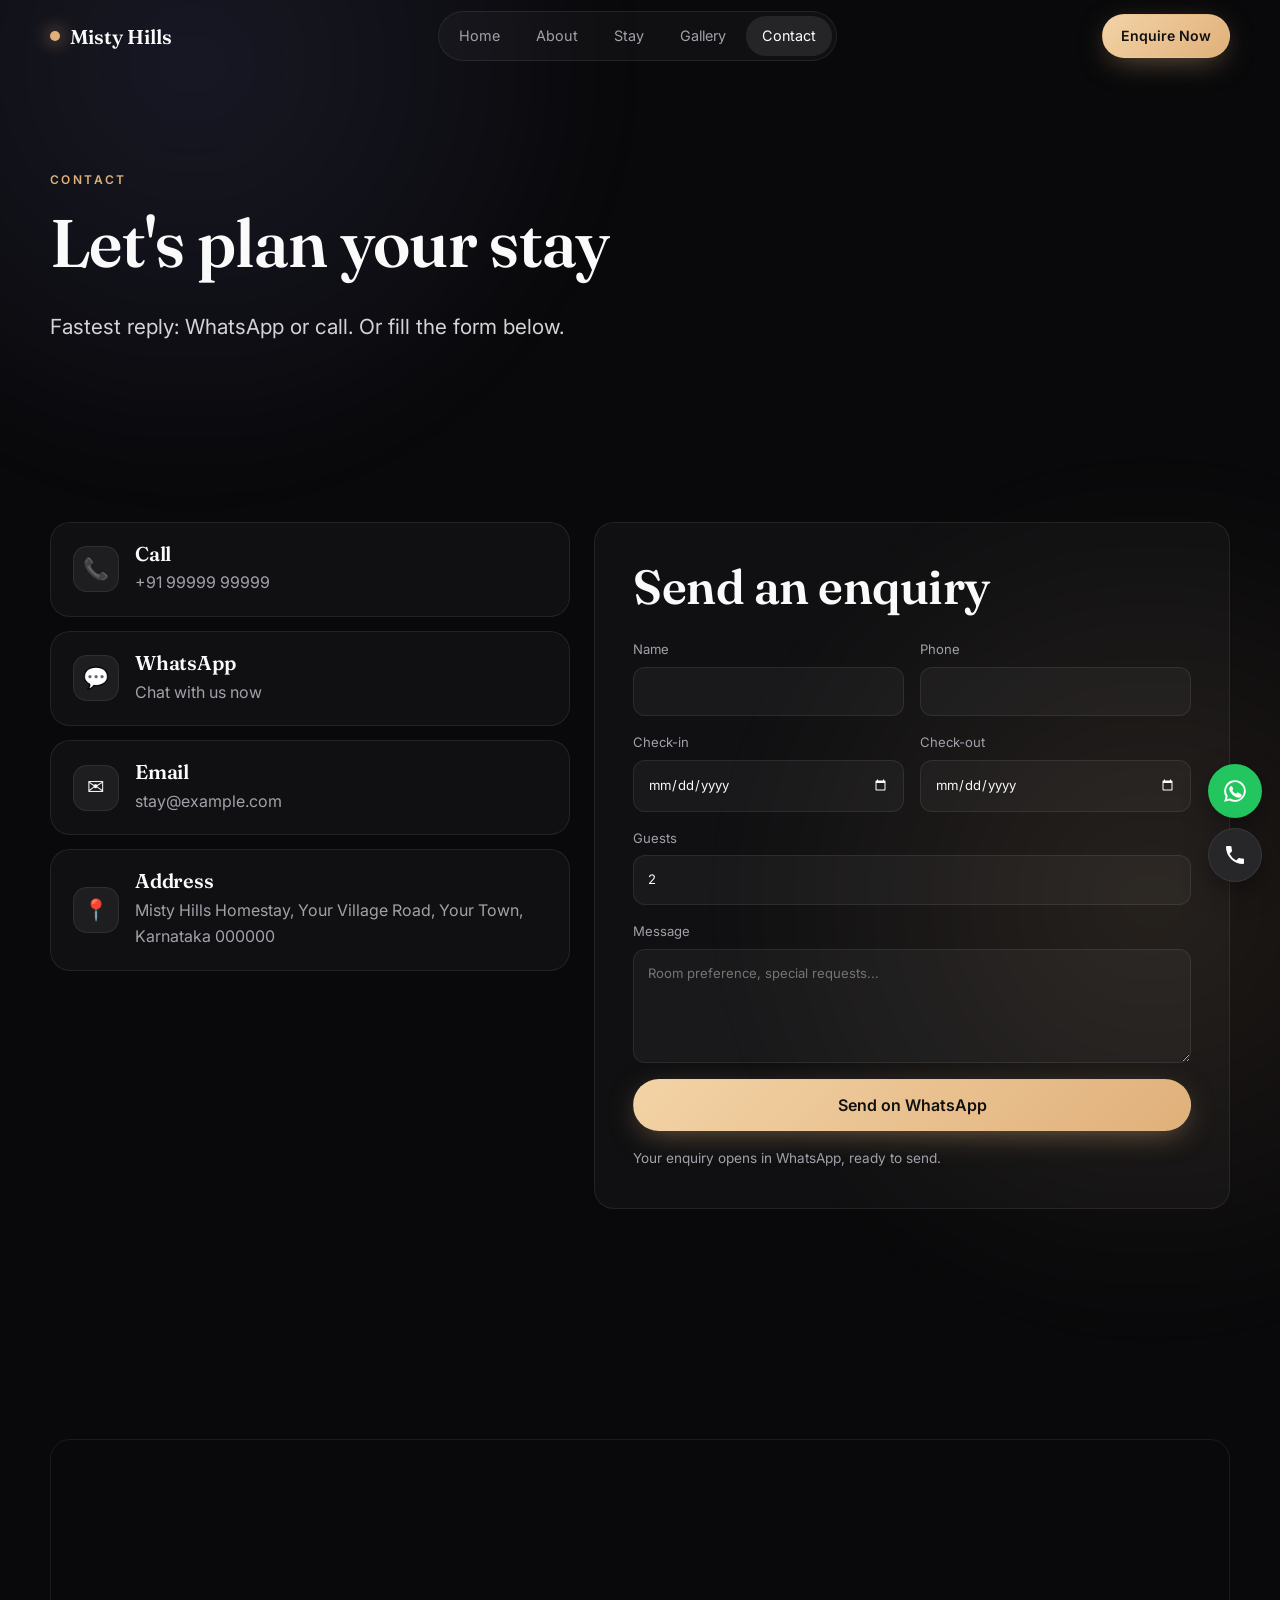
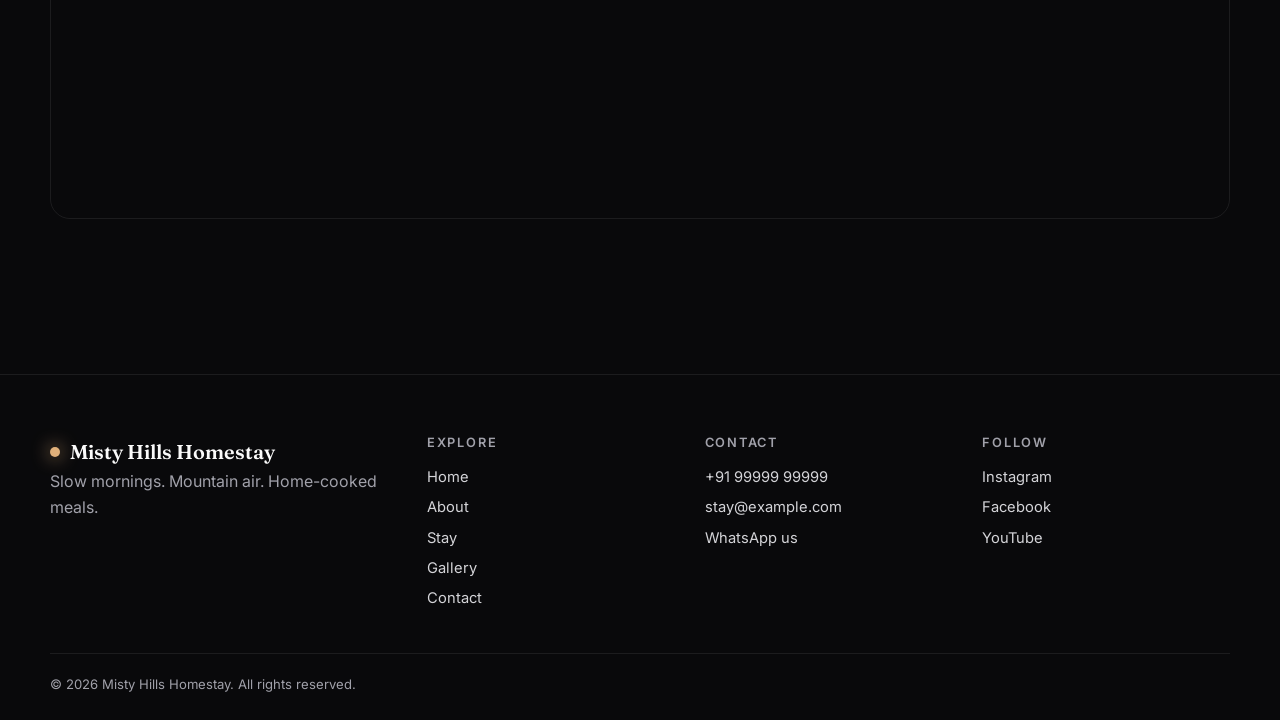
<file: site/contact.html>
<!doctype html>
<html lang="en" class="no-js">
<head>
<meta charset="utf-8">
<meta name="viewport" content="width=device-width, initial-scale=1">
<title>Contact &amp; Enquiry | Misty Hills Homestay</title>
<meta name="description" content="Call, WhatsApp or send an enquiry to Misty Hills Homestay.">
<meta name="theme-color" content="#09090b">
<link rel="canonical" href="https://www.example.com/contact.html">
<meta property="og:type" content="website">
<meta property="og:title" content="Contact &amp; Enquiry | Misty Hills Homestay">
<meta property="og:description" content="Call, WhatsApp or send an enquiry to Misty Hills Homestay.">
<meta property="og:image" content="https://www.example.com/images/hero.jpg">
<link rel="preconnect" href="https://fonts.googleapis.com">
<link rel="preconnect" href="https://fonts.gstatic.com" crossorigin>
<link href="https://fonts.googleapis.com/css2?family=Fraunces:opsz,wght@9..144,400;9..144,600&family=Inter:wght@400;500;600&display=swap" rel="stylesheet">
<link rel="stylesheet" href="css/style.css">
<script>document.documentElement.className='js'</script>

</head>
<body>
<a class="skip" href="#main">Skip to content</a>
<div class="progress" aria-hidden="true"></div>
<div class="glow glow-a" aria-hidden="true"></div>
<div class="glow glow-b" aria-hidden="true"></div>
<header class="site-header">
  <div class="container bar">
    <a class="brand" href="index.html" aria-label="Misty Hills Homestay home"><span class="dot"></span>Misty Hills</a>
    <nav class="nav" id="nav" aria-label="Main"><span class="pill" aria-hidden="true"></span><a href="index.html">Home</a><a href="about.html">About</a><a href="rooms.html">Stay</a><a href="gallery.html">Gallery</a><a href="contact.html" class="active" aria-current="page">Contact</a></nav>
    <a class="btn btn-sm magnetic hide-sm" href="contact.html">Enquire Now</a>
    <button class="burger" aria-label="Open menu" aria-expanded="false" aria-controls="nav"><i></i><i></i></button>
  </div>
</header>
<main id="main">
<section class="page-hero"><div class="container">
  <p class="eyebrow reveal">Contact</p><h1><span class="w"><span style="--i:0">Let&#x27;s</span></span> <span class="w"><span style="--i:1">plan</span></span> <span class="w"><span style="--i:2">your</span></span> <span class="w"><span style="--i:3">stay</span></span></h1>
  <p class="lead reveal">Fastest reply: WhatsApp or call. Or fill the form below.</p></div></section>

<section class="section"><div class="container contact-grid">
  <div class="info">
    <a class="card spot info-card reveal" href="tel:+919999999999"><span class="ico">📞</span><div><h3>Call</h3><p class="muted">+91 99999 99999</p></div></a>
    <a class="card spot info-card reveal" href="https://wa.me/919999999999?text=Hello%20Misty%20Hills%20Homestay%2C%20I%20would%20like%20to%20know%20more%20about%20staying%20with%20you." target="_blank" rel="noopener"><span class="ico">💬</span><div><h3>WhatsApp</h3><p class="muted">Chat with us now</p></div></a>
    <a class="card spot info-card reveal" href="mailto:stay@example.com"><span class="ico">✉️</span><div><h3>Email</h3><p class="muted">stay@example.com</p></div></a>
    <div class="card spot info-card reveal"><span class="ico">📍</span><div><h3>Address</h3><p class="muted">Misty Hills Homestay, Your Village Road, Your Town, Karnataka 000000</p></div></div>
  </div>

  <form class="card form reveal" id="enquiry" novalidate>
    <h2>Send an enquiry</h2>
    <div class="row">
      <label>Name<input name="name" required autocomplete="name"></label>
      <label>Phone<input name="phone" type="tel" required autocomplete="tel"></label>
    </div>
    <div class="row">
      <label>Check-in<input name="checkin" type="date" required></label>
      <label>Check-out<input name="checkout" type="date" required></label>
    </div>
    <label>Guests<input name="guests" type="number" min="1" max="30" value="2" required></label>
    <label>Message<textarea name="message" rows="4" placeholder="Room preference, special requests..."></textarea></label>
    <button class="btn btn-lg magnetic" type="submit">Send on WhatsApp</button>
    <p class="note" id="form-note" role="status">Your enquiry opens in WhatsApp, ready to send.</p>
  </form>
</div></section>

<section class="section"><div class="container reveal">
  <div class="map"><iframe title="Map showing Misty Hills Homestay" loading="lazy" referrerpolicy="no-referrer-when-downgrade"
    src="https://www.google.com/maps?q=Misty%20Hills%20Homestay%2C%20Your%20Village%20Road%2C%20Your%20Town%2C%20Karnataka%20000000&output=embed"></iframe></div>
</div></section>
<script>window.WA_NUMBER="919999999999";window.PROP_NAME="Misty Hills Homestay";</script>
</main>
<footer class="footer">
  <div class="container foot-grid">
    <div>
      <a class="brand" href="index.html"><span class="dot"></span>Misty Hills Homestay</a>
      <p class="muted">Slow mornings. Mountain air. Home-cooked meals.</p>
    </div>
    <div>
      <h4>Explore</h4>
      <a href="index.html">Home</a><a href="about.html">About</a><a href="rooms.html">Stay</a><a href="gallery.html">Gallery</a><a href="contact.html">Contact</a>
    </div>
    <div>
      <h4>Contact</h4>
      <a href="tel:+919999999999">+91 99999 99999</a>
      <a href="mailto:stay@example.com">stay@example.com</a>
      <a href="https://wa.me/919999999999?text=Hello%20Misty%20Hills%20Homestay%2C%20I%20would%20like%20to%20know%20more%20about%20staying%20with%20you." target="_blank" rel="noopener">WhatsApp us</a>
    </div>
    <div>
      <h4>Follow</h4>
      <a href="https://instagram.com/yourproperty" target="_blank" rel="noopener">Instagram</a>
      <a href="https://facebook.com/yourproperty" target="_blank" rel="noopener">Facebook</a>
      <a href="https://youtube.com/@yourproperty" target="_blank" rel="noopener">YouTube</a>
    </div>
  </div>
  <div class="container foot-bottom">
    <span>© <span id="year">2026</span> Misty Hills Homestay. All rights reserved.</span>
    <!-- Add Privacy / Terms links here if the client supplies them -->
  </div>
</footer>

<div class="fab" aria-label="Quick contact">
  <a class="fab-wa" href="https://wa.me/919999999999?text=Hello%20Misty%20Hills%20Homestay%2C%20I%20would%20like%20to%20know%20more%20about%20staying%20with%20you." target="_blank" rel="noopener" aria-label="Chat on WhatsApp">
    <svg viewBox="0 0 24 24" width="26" height="26" fill="currentColor" aria-hidden="true"><path d="M12 2a10 10 0 0 0-8.6 15.1L2 22l5-1.3A10 10 0 1 0 12 2zm0 18.2c-1.5 0-3-.4-4.200-1.200l-.3-.2-3 .8.8-2.900-.2-.3A8.200 8.200 0 1 1 12 20.200zm4.500-6.100c-.2-.1-1.500-.7-1.700-.8-.2-.1-.4-.1-.6.1l-.8 1c-.1.200-.3.200-.5.100-1.500-.7-2.500-1.300-3.400-2.900-.3-.4.300-.4.800-1.300.1-.2 0-.3 0-.5l-.8-1.800c-.2-.5-.4-.4-.6-.4h-.5c-.2 0-.5.100-.7.300-.2.300-1 1-1 2.400s1 2.700 1.200 2.900c.1.200 2 3.100 4.800 4.300 1.800.7 2.500.8 3.400.7.500-.1 1.700-.7 1.900-1.400.2-.6.200-1.200.2-1.300-.1-.1-.3-.2-.6-.3z"/></svg>
  </a>
  <a class="fab-call" href="tel:+919999999999" aria-label="Call us">
    <svg viewBox="0 0 24 24" width="24" height="24" fill="currentColor" aria-hidden="true"><path d="M6.6 10.800a15.100 15.100 0 0 0 6.600 6.600l2.200-2.200a1 1 0 0 1 1-.25c1.100.37 2.300.57 3.600.57a1 1 0 0 1 1 1V20a1 1 0 0 1-1 1A17 17 0 0 1 3 4a1 1 0 0 1 1-1h3.500a1 1 0 0 1 1 1c0 1.300.2 2.500.57 3.600a1 1 0 0 1-.25 1z"/></svg>
  </a>
</div>
<script src="js/main.js" defer></script>
</body>
</html>
</file>
<file: site/css/style.css>
/* ===== Theme (deep slate-black, ambient glows, hairline borders) ===== */
:root{
  --bg:#09090b; --fg:#fafafa; --muted:#a1a1aa; --line:rgba(255,255,255,.08);
  --card:rgba(255,255,255,.03); --accent:#e0b07a; --accent2:#7877c6;
  --spring:cubic-bezier(.34,1.45,.64,1);
  --r:20px;
}
*{box-sizing:border-box;margin:0;padding:0}
html{scroll-behavior:smooth}
body{background:var(--bg);color:var(--fg);font:400 16px/1.65 Inter,system-ui,sans-serif;-webkit-font-smoothing:antialiased;overflow-x:hidden}
img{max-width:100%;display:block}
a{color:inherit;text-decoration:none}
h1,h2,h3,h4{font-family:Fraunces,Georgia,serif;font-weight:600;line-height:1.1;letter-spacing:-.01em}
h1{font-size:clamp(2.4rem,7vw,5.2rem)}
h2{font-size:clamp(1.8rem,4vw,3rem);margin-bottom:.6rem}
h3{font-size:1.25rem;margin-bottom:.3rem}
.muted{color:var(--muted)}
.container{width:min(1180px,100% - 40px);margin-inline:auto}
.center{text-align:center;margin-top:2rem}
:focus-visible{outline:2px solid var(--accent);outline-offset:3px;border-radius:6px}
.skip{position:absolute;left:-999px;top:8px;background:var(--accent);color:#000;padding:8px 14px;border-radius:8px;z-index:200}
.skip:focus{left:8px}

/* ambient glows */
.glow{position:fixed;width:70vmax;height:70vmax;border-radius:50%;pointer-events:none;z-index:-1;filter:blur(20px)}
.glow-a{top:-30vmax;left:-20vmax;background:radial-gradient(circle at center,rgba(120,119,198,.14) 0%,transparent 70%);animation:drift 22s ease-in-out infinite alternate}
.glow-b{bottom:-35vmax;right:-25vmax;background:radial-gradient(circle at center,rgba(224,176,122,.10) 0%,transparent 70%);animation:drift 28s ease-in-out infinite alternate-reverse}
@keyframes drift{to{transform:translate(6vmax,4vmax) scale(1.1)}}
.progress{position:fixed;top:0;left:0;height:2px;width:100%;transform-origin:0 50%;transform:scaleX(0);background:linear-gradient(90deg,var(--accent2),var(--accent));z-index:120}

/* ===== Header / nav with sliding pill ===== */
.site-header{position:fixed;inset:0 0 auto 0;z-index:100;transition:background .4s,border-color .4s,backdrop-filter .4s;border-bottom:1px solid transparent}
.site-header.scrolled{background:rgba(9,9,11,.72);backdrop-filter:blur(14px);border-color:var(--line)}
.bar{display:flex;align-items:center;justify-content:space-between;gap:16px;height:72px}
.brand{font-family:Fraunces,serif;font-weight:600;font-size:1.25rem;display:flex;align-items:center;gap:10px}
.brand .dot{width:10px;height:10px;border-radius:50%;background:var(--accent);box-shadow:0 0 18px var(--accent)}
.nav{position:relative;display:flex;gap:4px;padding:4px;border:1px solid var(--line);border-radius:999px;background:rgba(255,255,255,.03)}
.nav a{position:relative;z-index:1;padding:8px 16px;border-radius:999px;font-size:.9rem;color:var(--muted);transition:color .25s}
.nav a:hover,.nav a.active{color:var(--fg)}
.pill{position:absolute;top:4px;left:0;height:calc(100% - 8px);width:0;border-radius:999px;background:rgba(255,255,255,.09);transition:transform .5s var(--spring),width .5s var(--spring),opacity .3s;opacity:0}
.burger{display:none;width:44px;height:44px;border:1px solid var(--line);border-radius:12px;background:var(--card);cursor:pointer;position:relative}
.burger i{position:absolute;left:12px;right:12px;height:2px;background:var(--fg);transition:transform .35s var(--spring)}
.burger i:first-child{top:16px}.burger i:last-child{top:25px}
.burger[aria-expanded=true] i:first-child{transform:translateY(4.5px) rotate(45deg)}
.burger[aria-expanded=true] i:last-child{transform:translateY(-4.5px) rotate(-45deg)}

/* ===== Buttons (hover scale 1.02, tap 0.98) ===== */
.btn{display:inline-flex;align-items:center;justify-content:center;gap:8px;padding:12px 22px;border-radius:999px;font-weight:600;font-size:.95rem;color:#111;background:linear-gradient(135deg,#f3d3a6,var(--accent));border:1px solid transparent;cursor:pointer;transition:transform .35s var(--spring),box-shadow .3s,background .3s;box-shadow:0 8px 30px -8px rgba(224,176,122,.5);font-family:inherit}
.btn:hover{transform:scale(1.02);box-shadow:0 12px 40px -8px rgba(224,176,122,.65)}
.btn:active{transform:scale(.98)}
.btn-ghost{background:rgba(255,255,255,.04);color:var(--fg);border-color:var(--line);box-shadow:none}
.btn-ghost:hover{background:rgba(255,255,255,.09);box-shadow:none}
.btn-sm{padding:9px 18px;font-size:.88rem}.btn-lg{padding:15px 30px;font-size:1rem}
.link{color:var(--accent);font-weight:500;display:inline-block;margin-top:1rem;transition:transform .3s var(--spring)}
.link:hover{transform:translateX(4px)}

/* ===== Photo slots: real photo over gradient fallback ===== */
.photo{background-image:var(--img,none),var(--g);background-size:cover;background-position:center;background-color:#18181b}
.g0{--g:linear-gradient(160deg,#1f2a3a,#2c1f3d 50%,#3b2a1e)}
.g1{--g:linear-gradient(135deg,#1e3a34,#0f1f2e)}
.g2{--g:linear-gradient(135deg,#3a2a1e,#1a1a2e)}
.g3{--g:linear-gradient(135deg,#2b2447,#12212e)}
.g4{--g:linear-gradient(135deg,#1f3a2a,#2a2214)}
.g5{--g:linear-gradient(135deg,#3a1f2b,#161d33)}
.g6{--g:linear-gradient(135deg,#143a3a,#2a2a14)}

/* ===== Hero ===== */
.hero{position:relative;min-height:100svh;display:flex;align-items:flex-end;overflow:hidden}
.hero-bg{position:absolute;inset:-6% 0;will-change:transform}
.hero-shade{position:absolute;inset:0;background:linear-gradient(180deg,rgba(9,9,11,.55) 0%,rgba(9,9,11,.25) 40%,var(--bg) 100%),radial-gradient(circle at 20% 30%,rgba(120,119,198,.18),transparent 60%)}
.hero-inner{position:relative;padding:140px 0 110px;max-width:900px;margin-left:max(20px,calc((100% - 1180px)/2))}
.eyebrow{text-transform:uppercase;letter-spacing:.2em;font-size:.75rem;color:var(--accent);margin-bottom:1rem;font-weight:600}
.lead{font-size:clamp(1.05rem,2vw,1.3rem);color:#d4d4d8;max-width:620px;margin:1.4rem 0 2rem}
.cta-row{display:flex;flex-wrap:wrap;gap:12px}.center-row{justify-content:center}
.scroll-cue{position:absolute;bottom:26px;left:50%;width:26px;height:42px;border:1.5px solid rgba(255,255,255,.35);border-radius:14px;transform:translateX(-50%)}
.scroll-cue span{position:absolute;left:50%;top:8px;width:3px;height:8px;margin-left:-1.5px;border-radius:2px;background:#fff;animation:cue 1.8s infinite}
@keyframes cue{0%{opacity:0;transform:translateY(0)}30%{opacity:1}100%{opacity:0;transform:translateY(14px)}}

/* split-second word rise */
.w{display:inline-block;overflow:hidden;vertical-align:top;padding-bottom:.12em}
.js .w>span{display:inline-block;transform:translateY(110%);opacity:0;animation:rise .9s var(--spring) forwards;animation-delay:calc(var(--i)*.07s + .15s)}
@keyframes rise{to{transform:none;opacity:1}}

/* ===== Sections / reveal ===== */
.section{padding:clamp(60px,9vw,120px) 0;position:relative}
.sec-head{max-width:640px;margin-bottom:2.4rem}
.split{display:grid;grid-template-columns:1fr 1fr;gap:clamp(30px,6vw,80px);align-items:center}
.js .reveal{opacity:0;transform:translateY(32px) scale(.985);transition:opacity .8s ease,transform .9s var(--spring)}
.js .reveal.in{opacity:1;transform:none}

/* cards + cursor spotlight */
.card{position:relative;background:var(--card);border:1px solid var(--line);border-radius:var(--r);overflow:hidden;transition:transform .45s var(--spring),border-color .3s,box-shadow .4s}
.card::before{content:"";position:absolute;inset:0;pointer-events:none;opacity:0;transition:opacity .35s;background:radial-gradient(420px circle at var(--mx,50%) var(--my,50%),rgba(224,176,122,.13),transparent 60%)}
.card:hover{transform:translateY(-4px);border-color:rgba(255,255,255,.16);box-shadow:0 20px 60px -20px rgba(224,176,122,.25)}
.card:hover::before{opacity:1}

.stats{display:grid;grid-template-columns:1fr 1fr;gap:14px}
.stats .card{padding:26px 20px;text-align:center}
.stats b{display:block;font:600 2.4rem Fraunces,serif;color:var(--accent)}
.stats span{color:var(--muted);font-size:.85rem}

/* bento grid */
.bento{display:grid;grid-template-columns:repeat(4,1fr);gap:16px}
.bento.three{grid-template-columns:repeat(3,1fr)}
.bento-item{padding:28px;min-height:200px;display:flex;flex-direction:column;justify-content:flex-end}
.bento-item.span2{grid-column:span 2}
.ico{display:grid;place-items:center;width:46px;height:46px;border-radius:14px;background:rgba(255,255,255,.06);border:1px solid var(--line);font-size:1.3rem;margin-bottom:auto}
.bento-item .ico{margin-bottom:34px}

/* rooms */
.rooms-grid{display:grid;grid-template-columns:repeat(3,1fr);gap:20px}
.room{display:flex;flex-direction:column}
.room-img{aspect-ratio:4/3;transition:transform .8s ease}
.room:hover .room-img{transform:scale(1.05)}
.room{overflow:hidden}
.room-body{padding:24px;display:flex;flex-direction:column;gap:12px;flex:1;position:relative;background:var(--bg)}
.facts{display:flex;gap:22px}
.facts dt{font-size:.7rem;text-transform:uppercase;letter-spacing:.1em;color:var(--muted)}
.facts dd{font-size:.9rem}
.chips{list-style:none;display:flex;flex-wrap:wrap;gap:6px}
.chips li{font-size:.76rem;padding:4px 11px;border:1px solid var(--line);border-radius:999px;color:#d4d4d8;background:rgba(255,255,255,.03)}
.room-foot{display:flex;align-items:center;justify-content:space-between;margin-top:auto;padding-top:10px}
.price{font:600 1.15rem Fraunces,serif;color:var(--accent)}
.note{color:var(--muted);font-size:.85rem;margin-top:1.6rem;text-align:center}

/* mosaic + gallery */
.mosaic{display:grid;grid-template-columns:repeat(4,1fr);grid-auto-rows:190px;gap:14px}
.mosaic .photo{border-radius:var(--r);border:1px solid var(--line)}
.m1{grid-column:span 2;grid-row:span 2}.m4{grid-row:span 2}
.zoom{overflow:hidden;cursor:zoom-in;transition:transform .5s var(--spring),opacity .8s,filter .4s}
.zoom:hover{filter:brightness(1.15);transform:scale(1.015)!important}
.gallery{columns:3;column-gap:14px}
.gal{display:block;width:100%;aspect-ratio:4/3;margin-bottom:14px;border-radius:var(--r);border:1px solid var(--line);break-inside:avoid}
.gal.gt{aspect-ratio:3/4}
.tall{aspect-ratio:4/5;border-radius:var(--r);border:1px solid var(--line)}
.lightbox{position:fixed;inset:0;z-index:300;background:rgba(9,9,11,.92);backdrop-filter:blur(10px);display:grid;place-items:center;padding:24px}
.lightbox[hidden]{display:none}
.lb-img{width:min(1000px,100%);aspect-ratio:3/2;border-radius:var(--r);border:1px solid var(--line);animation:pop .5s var(--spring)}
@keyframes pop{from{transform:scale(.9);opacity:0}}
.lb-close{position:absolute;top:18px;right:22px;width:46px;height:46px;border-radius:50%;border:1px solid var(--line);background:var(--card);color:#fff;font-size:1.6rem;cursor:pointer}

/* reviews */
.reviews{display:grid;grid-template-columns:repeat(4,1fr);gap:16px}
.review{padding:26px}
.stars{color:var(--accent);letter-spacing:3px;margin-bottom:12px}
.review blockquote{font-size:.95rem;color:#e4e4e7;margin-bottom:16px}
.review figcaption{font-size:.8rem;color:var(--muted)}

/* CTA card */
.cta-card{text-align:center;padding:clamp(40px,7vw,80px) 24px;border-radius:28px;border:1px solid var(--line);background:radial-gradient(circle at center,rgba(120,119,198,.14),transparent 70%),radial-gradient(circle at 80% 100%,rgba(224,176,122,.12),transparent 60%),var(--card)}
.cta-card h2{margin-bottom:.6rem}.cta-card .muted{margin-bottom:1.8rem}

/* page hero */
.page-hero{padding:170px 0 30px}
.page-hero h1{font-size:clamp(2.2rem,6vw,4.2rem)}

/* contact */
.contact-grid{display:grid;grid-template-columns:.9fr 1.1fr;gap:24px;align-items:start}
.info{display:grid;gap:14px}
.info-card{display:flex;gap:16px;align-items:center;padding:20px 22px}
.info-card .ico{margin:0;flex:none}
.form{padding:clamp(22px,4vw,38px);display:grid;gap:16px}
.form:hover{transform:none}
.row{display:grid;grid-template-columns:1fr 1fr;gap:16px}
label{display:grid;gap:6px;font-size:.82rem;color:var(--muted)}
input,textarea{width:100%;padding:13px 14px;border-radius:12px;background:rgba(255,255,255,.04);border:1px solid var(--line);color:var(--fg);font:inherit;transition:border-color .25s,box-shadow .25s,background .25s;color-scheme:dark}
input:focus,textarea:focus{outline:none;border-color:var(--accent);box-shadow:0 0 0 4px rgba(224,176,122,.15);background:rgba(255,255,255,.06)}
input.bad{border-color:#f87171}
.form .note{margin:0;text-align:left}
.map{border-radius:var(--r);overflow:hidden;border:1px solid var(--line);height:380px}
.map iframe{width:100%;height:100%;border:0;filter:invert(.92) hue-rotate(180deg) contrast(.9)}

/* footer + floating buttons */
.footer{border-top:1px solid var(--line);padding:60px 0 24px;margin-top:40px}
.foot-grid{display:grid;grid-template-columns:1.4fr 1fr 1fr 1fr;gap:30px}
.foot-grid h4{font:600 .8rem Inter,sans-serif;text-transform:uppercase;letter-spacing:.14em;color:var(--muted);margin-bottom:12px}
.foot-grid a:not(.brand){display:block;color:#d4d4d8;padding:3px 0;font-size:.92rem;transition:color .2s,transform .3s var(--spring)}
.foot-grid a:not(.brand):hover{color:var(--accent);transform:translateX(3px)}
.foot-bottom{margin-top:40px;padding-top:20px;border-top:1px solid var(--line);color:var(--muted);font-size:.82rem;display:flex;justify-content:space-between;gap:12px;flex-wrap:wrap}
.fab{position:fixed;right:18px;bottom:18px;z-index:90;display:flex;flex-direction:column;gap:10px}
.fab a{width:54px;height:54px;border-radius:50%;display:grid;place-items:center;color:#fff;box-shadow:0 10px 30px -6px rgba(0,0,0,.6);transition:transform .35s var(--spring)}
.fab a:hover{transform:scale(1.08)}.fab a:active{transform:scale(.95)}
.fab-wa{background:#22c55e;animation:ring 2.8s infinite}
.fab-call{background:#27272a;border:1px solid var(--line)}
@keyframes ring{0%{box-shadow:0 0 0 0 rgba(34,197,94,.5)}70%,100%{box-shadow:0 0 0 18px rgba(34,197,94,0)}}

/* ===== Responsive ===== */
@media (max-width:980px){
  .bento,.bento.three{grid-template-columns:1fr 1fr}
  .rooms-grid{grid-template-columns:1fr 1fr}
  .reviews{grid-template-columns:1fr 1fr}
  .split,.contact-grid{grid-template-columns:1fr}
  .foot-grid{grid-template-columns:1fr 1fr}
}
@media (max-width:760px){
  .hide-sm{display:none}
  .burger{display:block}
  .nav{position:fixed;top:80px;left:20px;right:20px;flex-direction:column;border-radius:20px;padding:10px;background:rgba(9,9,11,.96);backdrop-filter:blur(14px);opacity:0;pointer-events:none;transform:translateY(-10px) scale(.97);transition:opacity .3s,transform .45s var(--spring)}
  .nav.open{opacity:1;pointer-events:auto;transform:none}
  .nav a{padding:14px 18px}
  .pill{display:none}
  .nav a.active{background:rgba(255,255,255,.09)}
  .hero-inner{padding-bottom:90px}
  .rooms-grid,.reviews,.bento,.bento.three{grid-template-columns:1fr}
  .bento-item.span2{grid-column:auto}
  .bento-item{min-height:150px}
  .mosaic{grid-template-columns:1fr 1fr;grid-auto-rows:150px}
  .m1{grid-column:span 2}
  .gallery{columns:2}
  .row{grid-template-columns:1fr}
  .foot-grid{grid-template-columns:1fr}
  .fab a{width:50px;height:50px}
}
@media (prefers-reduced-motion:reduce){
  *,*::before,*::after{animation:none!important;transition-duration:.01ms!important}
  html{scroll-behavior:auto}
  .js .reveal{opacity:1;transform:none}
  .js .w>span{transform:none;opacity:1}
}
</file>
